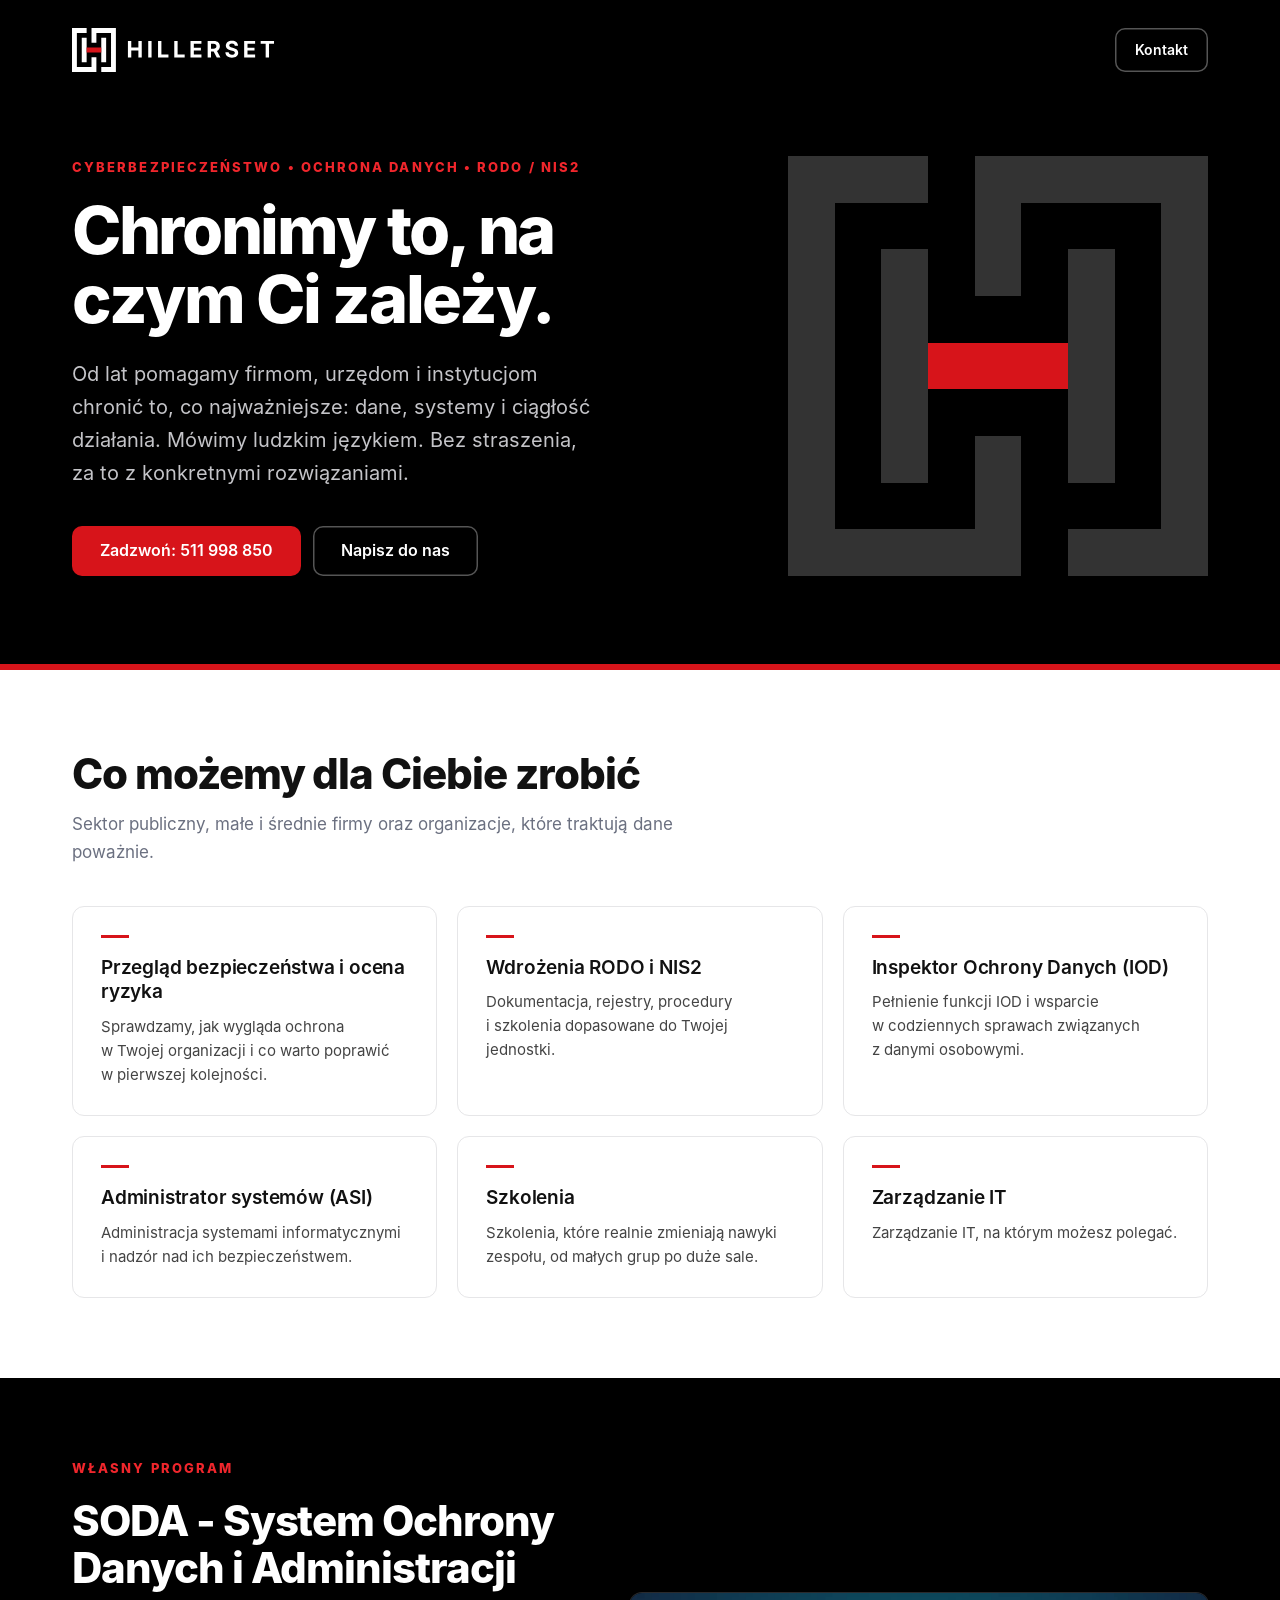
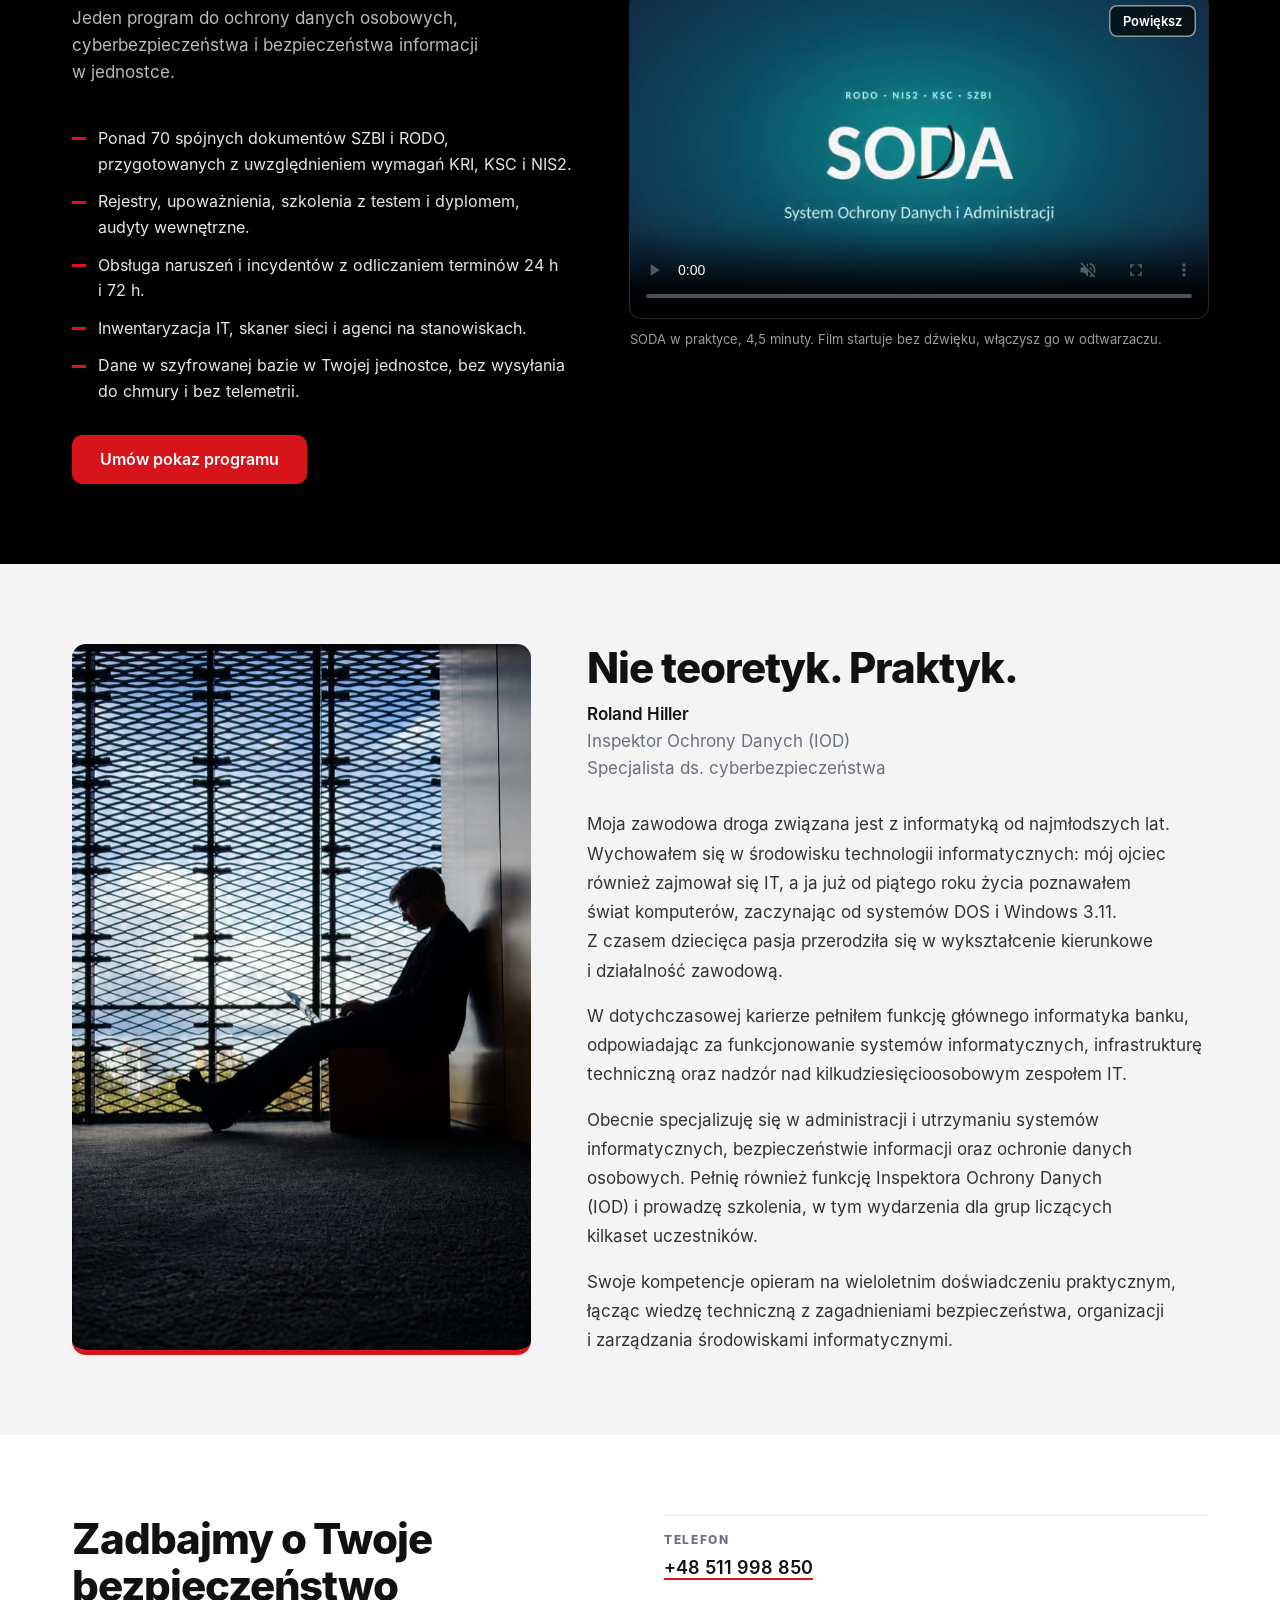
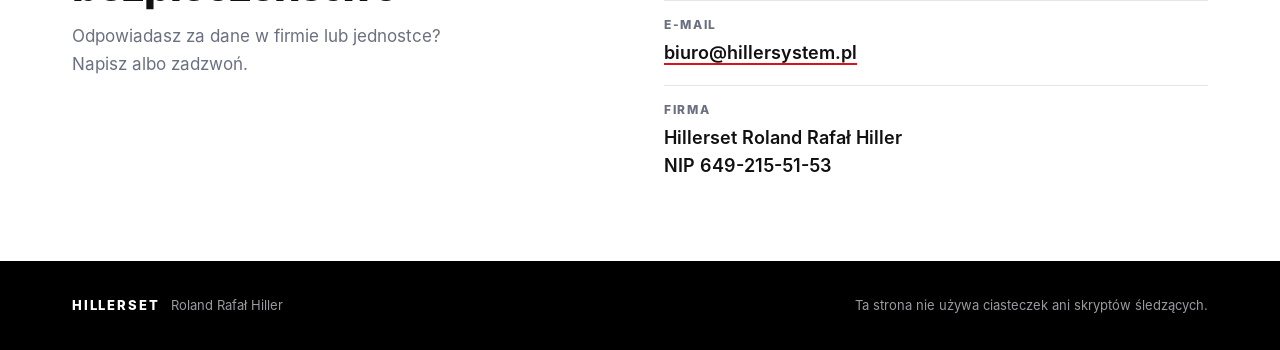
<file: index.html>
<!DOCTYPE html>
<html lang="pl">
<head>
<meta charset="utf-8">
<meta http-equiv="Content-Security-Policy" content="default-src 'none'; style-src 'self'; img-src 'self'; font-src 'self'; media-src 'self'; script-src 'self'; base-uri 'none'; form-action 'none'">
<meta name="referrer" content="no-referrer">
<meta name="viewport" content="width=device-width, initial-scale=1">
<title>Hillerset - cyberbezpieczeństwo, ochrona danych, RODO i NIS2</title>
<meta name="description" content="Hillerset Roland Hiller: audyty bezpieczeństwa, wdrożenia RODO i NIS2, Inspektor Ochrony Danych, administracja systemami IT i szkolenia. Program SODA dla jednostek publicznych.">
<meta name="theme-color" content="#000000">
<meta property="og:title" content="Hillerset - cyberbezpieczeństwo i ochrona danych">
<meta property="og:description" content="Chronimy to, na czym Ci zależy. RODO, NIS2, IOD, administracja IT, szkolenia.">
<meta property="og:type" content="website">
<meta property="og:url" content="https://hillerset.github.io/">
<meta property="og:site_name" content="Hillerset">
<meta property="og:locale" content="pl_PL">
<meta property="og:image" content="https://hillerset.github.io/og-image.png">
<meta property="og:image:type" content="image/png">
<meta property="og:image:width" content="1200">
<meta property="og:image:height" content="630">
<meta property="og:image:alt" content="Hillerset. Chronimy to, na czym Ci zależy.">
<meta name="twitter:card" content="summary_large_image">
<meta name="twitter:title" content="Hillerset - cyberbezpieczeństwo i ochrona danych">
<meta name="twitter:description" content="Chronimy to, na czym Ci zależy. RODO, NIS2, IOD, administracja IT, szkolenia.">
<meta name="twitter:image" content="https://hillerset.github.io/og-image.png">
<link rel="canonical" href="https://hillerset.github.io/">
<link rel="icon" href="favicon.svg" type="image/svg+xml">
<link rel="stylesheet" href="style.css?v=10">
</head>
<body>
<header class="hero">
 <div class="wrap">
  <div class="nav"><img src="logo-bialy.svg" alt="HILLERSET"><a class="cta" href="#kontakt">Kontakt</a></div>
  <div class="hero-grid">
  <div>
   <p class="kicker">Cyberbezpieczeństwo • Ochrona danych • RODO / NIS2</p>
   <h1>Chronimy to, na czym Ci zależy.</h1>
   <p class="lead">Od lat pomagamy firmom, urzędom i&nbsp;instytucjom <br class="d">chronić to, co najważniejsze: dane, systemy i&nbsp;ciągłość <br class="d">działania. Mówimy ludzkim językiem. Bez straszenia,<br>za to z&nbsp;konkretnymi rozwiązaniami.</p>
   <div class="btns"><a class="btn red" href="tel:+48511998850">Zadzwoń: 511 998 850</a><a class="btn line" href="mailto:biuro@hillersystem.pl">Napisz do nas</a></div>
  </div>
  <img class="mark" src="hero-znak.svg?v=3" alt="" width="420" height="420">
  </div>
 </div>
</header>
<main>
<section id="oferta">
 <div class="wrap">
  <h2>Co możemy dla Ciebie zrobić</h2>
  <p class="sub">Sektor publiczny, małe i&nbsp;średnie firmy oraz organizacje, które traktują dane poważnie.</p>
  <div class="grid">
   <div class="card"><h3>Przegląd bezpieczeństwa i&nbsp;ocena ryzyka</h3><p>Sprawdzamy, jak wygląda ochrona w&nbsp;Twojej organizacji i&nbsp;co warto poprawić w&nbsp;pierwszej kolejności.</p></div>
   <div class="card"><h3>Wdrożenia RODO i&nbsp;NIS2</h3><p>Dokumentacja, rejestry, procedury i&nbsp;szkolenia dopasowane do Twojej jednostki.</p></div>
   <div class="card"><h3>Inspektor Ochrony Danych (IOD)</h3><p>Pełnienie funkcji IOD i&nbsp;wsparcie w&nbsp;codziennych sprawach związanych z&nbsp;danymi osobowymi.</p></div>
   <div class="card"><h3>Administrator systemów (ASI)</h3><p>Administracja systemami informatycznymi i&nbsp;nadzór nad ich bezpieczeństwem.</p></div>
   <div class="card"><h3>Szkolenia</h3><p>Szkolenia, które realnie zmieniają nawyki zespołu, od małych grup po duże sale.</p></div>
   <div class="card"><h3>Zarządzanie IT</h3><p>Zarządzanie IT, na którym możesz polegać.</p></div>
  </div>
 </div>
</section>
<section class="soda" id="soda">
 <div class="wrap soda-grid">
  <div>
  <p class="kicker">Własny program</p>
  <h2>SODA - System Ochrony Danych i&nbsp;Administracji</h2>
  <p class="sub">Jeden program do ochrony danych osobowych, cyberbezpieczeństwa i&nbsp;bezpieczeństwa informacji w&nbsp;jednostce.</p>
  <ul>
   <li>Ponad 70 spójnych dokumentów SZBI i&nbsp;RODO, przygotowanych z&nbsp;uwzględnieniem wymagań KRI, KSC i&nbsp;NIS2.</li>
   <li>Rejestry, upoważnienia, szkolenia z&nbsp;testem i&nbsp;dyplomem, audyty wewnętrzne.</li>
   <li>Obsługa naruszeń i&nbsp;incydentów z&nbsp;odliczaniem terminów 24 h i&nbsp;72 h.</li>
   <li>Inwentaryzacja IT, skaner sieci i&nbsp;agenci na stanowiskach.</li>
   <li>Dane w&nbsp;szyfrowanej bazie w&nbsp;Twojej jednostce, bez wysyłania do chmury i&nbsp;bez telemetrii.</li>
  </ul>
  <a class="btn red" href="mailto:biuro@hillersystem.pl?subject=SODA%20-%20pokaz%20programu">Umów pokaz programu</a>
  </div>
  <figure class="film" id="filmbox">
   <video id="film" controls muted preload="metadata" playsinline poster="soda-film-poster.jpg" aria-label="Film o programie SODA">
    <source src="soda-film_web.mp4" type="video/mp4">
    Twoja przeglądarka nie odtwarza filmu. <a href="soda-film_web.mp4">Pobierz film (MP4)</a>.
   </video>
   <button type="button" class="zoom" id="zoom" aria-label="Powiększ film">Powiększ</button>
   <figcaption>SODA w&nbsp;praktyce, 4,5 minuty. Film startuje bez dźwięku, włączysz go w&nbsp;odtwarzaczu.</figcaption>
  </figure>
 </div>
</section>
<section class="soft about" id="o-nas">
 <div class="wrap about-grid">
  <div class="about-photo"><img class="photo" src="o-mnie.jpg" alt="Sylwetka specjalisty pracującego na laptopie przy kracie" width="884" height="1138" loading="lazy"></div>
  <h2>Nie teoretyk. Praktyk.</h2>
  <p class="sub role" style="margin-bottom:0"><strong>Roland Hiller</strong><span>Inspektor Ochrony Danych (IOD)</span><span>Specjalista ds. cyberbezpieczeństwa</span></p>
  <div class="about-text">
<p>Moja zawodowa droga związana jest z&nbsp;informatyką od najmłodszych lat. Wychowałem się w&nbsp;środowisku technologii informatycznych: mój ojciec również zajmował się IT, a&nbsp;ja już od piątego roku życia poznawałem świat komputerów, zaczynając od systemów DOS i&nbsp;Windows 3.11. Z&nbsp;czasem dziecięca pasja przerodziła się w&nbsp;wykształcenie kierunkowe i&nbsp;działalność zawodową.</p>
<p>W&nbsp;dotychczasowej karierze pełniłem funkcję głównego informatyka banku, odpowiadając za funkcjonowanie systemów informatycznych, infrastrukturę techniczną oraz nadzór nad kilkudziesięcioosobowym zespołem IT.</p>
<p>Obecnie specjalizuję się w&nbsp;administracji i&nbsp;utrzymaniu systemów informatycznych, bezpieczeństwie informacji oraz ochronie danych osobowych. Pełnię również funkcję Inspektora Ochrony Danych (IOD) i&nbsp;prowadzę szkolenia, w&nbsp;tym wydarzenia dla grup liczących kilkaset uczestników.</p>
<p>Swoje kompetencje opieram na wieloletnim doświadczeniu praktycznym, łącząc wiedzę techniczną z&nbsp;zagadnieniami bezpieczeństwa, organizacji i&nbsp;zarządzania środowiskami informatycznymi.</p>
  </div>
 </div>
</section>
<section id="kontakt">
 <div class="wrap two">
  <div>
   <h2>Zadbajmy o&nbsp;Twoje bezpieczeństwo</h2>
   <p class="sub">Odpowiadasz za dane w&nbsp;firmie lub jednostce?<br>Napisz albo zadzwoń.</p>
  </div>
  <dl class="dl">
   <div><dt>Telefon</dt><dd><a href="tel:+48511998850">+48 511 998 850</a></dd></div>
   <div><dt>E-mail</dt><dd><a href="mailto:biuro@hillersystem.pl">biuro@hillersystem.pl</a></dd></div>
   <div><dt>Firma</dt><dd>Hillerset Roland Rafał Hiller<br>NIP 649-215-51-53</dd></div>
  </dl>
 </div>
</section>
</main>
<footer><div class="wrap"><span><b>HILLERSET</b> &nbsp; Roland Rafał Hiller</span><span>Ta strona nie używa ciasteczek ani skryptów śledzących.</span></div></footer>
<script src="film.js?v=2"></script>
</body>
</html>
</file>
<file: style.css>
@font-face{font-family:Inter;font-weight:400;font-style:normal;font-display:swap;src:url(Inter-Regular.woff2) format("woff2")}
@font-face{font-family:Inter;font-weight:600;font-style:normal;font-display:swap;src:url(Inter-SemiBold.woff2) format("woff2")}
@font-face{font-family:Inter;font-weight:800;font-style:normal;font-display:swap;src:url(Inter-ExtraBold.woff2) format("woff2")}
:root{--ink:#0b0b0c;--red:#d7141a;--grey:#6b7080;--line:#e6e6e8;--bg:#fff;--soft:#f4f4f5}
*{box-sizing:border-box}
html{scroll-behavior:smooth}
body{margin:0;font-family:Inter,system-ui,-apple-system,"Segoe UI",Roboto,Arial,sans-serif;color:#111;background:var(--bg);line-height:1.6;text-rendering:optimizeLegibility}
a{color:inherit}
.wrap{max-width:1200px;margin:0 auto;padding:0 32px}
header.hero{background:#000;color:#fff;position:relative;overflow:hidden}
header.hero{border-bottom:6px solid var(--red)}
.nav{display:flex;justify-content:space-between;align-items:center;padding:28px 0}
.nav img{height:44px;width:auto;display:block}
.nav a.cta{font-size:14px;font-weight:600;text-decoration:none;box-shadow:inset 0 0 0 1.5px #555;padding:11px 20px;border-radius:10px;transition:box-shadow .15s}
.nav a.cta:hover{box-shadow:inset 0 0 0 1.5px #fff}
.hero-grid{display:grid;grid-template-columns:1.15fr .85fr;gap:48px;align-items:center;padding:56px 0 88px}
.mark{width:100%;max-width:420px;height:auto;justify-self:end;display:block}
.kicker{font-size:clamp(13px,.95vw,13.7px);letter-spacing:.16em;text-transform:uppercase;color:#f0262c;font-weight:800;margin:0 0 18px}
h1{font-size:clamp(38px,5.2vw,72px);line-height:1.04;margin:0 0 24px;letter-spacing:-.035em;font-weight:800;max-width:12ch}
.lead{font-size:clamp(17px,1.6vw,20px);line-height:1.65;color:#c4c4c8;max-width:50ch;margin:0 0 36px}
.btns{display:flex;gap:12px;flex-wrap:wrap}
.btn{display:inline-block;padding:15px 28px;border-radius:10px;font-weight:600;text-decoration:none;font-size:16px;line-height:1.2;transition:background .15s,box-shadow .15s}
.btn.red{background:var(--red);color:#fff}
.btn.red:hover{background:#b81015}
.btn.line{box-shadow:inset 0 0 0 1.5px #555;color:#fff}
.btn.line:hover{box-shadow:inset 0 0 0 1.5px #fff}
section{padding:80px 0}
section.soft{background:var(--soft)}
h2{font-size:clamp(28px,3.6vw,42px);line-height:1.12;margin:0 0 14px;letter-spacing:-.025em;font-weight:800}
h2+p.sub{color:var(--grey);margin:0 0 40px;max-width:60ch;font-size:17px}
.grid{display:grid;grid-template-columns:repeat(3,1fr);gap:20px}
@media(max-width:900px){.grid{grid-template-columns:repeat(2,1fr)}.hero-grid{grid-template-columns:1fr}.mark{display:none}}
@media(max-width:600px){.grid{grid-template-columns:1fr}.wrap{padding:0 20px}}
.card{background:#fff;border:1px solid var(--line);border-radius:12px;padding:28px}
.soft .card{border-color:transparent}
.card h3{margin:0 0 10px;font-size:19px;line-height:1.3;letter-spacing:-.01em;font-weight:600}
.card p{margin:0;color:#444;font-size:15px}
.card:before{content:"";display:block;width:28px;height:3px;background:var(--red);margin-bottom:18px}
.soda{background:#000;color:#fff}
.soda .sub{color:#b9b9bd!important}
.soda ul{margin:0 0 30px;padding:0;list-style:none;display:grid;gap:12px;max-width:640px}
.soda li{padding-left:26px;position:relative;color:#e6e6e8}
.soda li:before{content:"";position:absolute;left:0;top:.7em;width:14px;height:3px;background:var(--red)}
.soda-grid{display:grid;grid-template-columns:1fr 1.15fr;gap:56px;align-items:center}
.film{margin:0}
.film video{display:block;width:100%;aspect-ratio:16/9;background:#000;border-radius:12px;box-shadow:0 0 0 1px #2a2a2c,0 20px 50px rgba(0,0,0,.5)}
.film figcaption{margin-top:12px;font-size:13px;line-height:1.5;color:#9a9aa0}
.film a{color:#fff}
.two{display:grid;grid-template-columns:1fr 1fr;gap:48px;align-items:start}
@media(max-width:900px){.soda-grid{grid-template-columns:1fr;gap:36px}}
@media(max-width:760px){.two{grid-template-columns:1fr;gap:28px}section{padding:56px 0}}
.about p{color:#333;font-size:17px;margin:0 0 16px}
.dl{margin:0;display:grid;gap:18px}
.dl div{border-top:1px solid var(--line);padding-top:14px}
.dl dt{font-size:12px;letter-spacing:.14em;text-transform:uppercase;color:var(--grey);font-weight:700;margin-bottom:4px}
.dl dd{margin:0;font-size:18px;font-weight:600}
.dl a{text-decoration:none;border-bottom:2px solid var(--red)}
footer{background:#000;color:#9a9aa0;padding:34px 0;font-size:13px}
footer .wrap{display:flex;justify-content:space-between;gap:16px;flex-wrap:wrap}
footer b{color:#fff;letter-spacing:.14em}

.film{position:relative}
.zoom{position:absolute;top:12px;right:12px;font:600 13px Inter,Arial,sans-serif;color:#fff;background:rgba(0,0,0,.65);border:0;box-shadow:inset 0 0 0 1.5px rgba(255,255,255,.55);border-radius:8px;padding:8px 14px;cursor:pointer}
.zoom:hover{background:#d7141a;box-shadow:none}
.film.big{position:fixed;inset:0;z-index:50;display:flex;flex-direction:column;align-items:center;justify-content:center;background:rgba(0,0,0,.92);padding:24px}
.film.big video{width:min(92vw,calc((100vh - 120px) * 16 / 9),1500px);height:auto;border-radius:10px}
.film.big .zoom{top:20px;right:24px}
.film.big figcaption{color:#c4c4c8}
body.noscroll{overflow:hidden}

.role{text-wrap:balance}
.role strong{color:#111;font-weight:600}

.about-grid{display:grid;grid-template-columns:.85fr 1.15fr;grid-template-rows:auto auto 1fr;column-gap:56px;align-items:start}
.about-grid h2{grid-column:2;grid-row:1;margin:0 0 10px}
.about-grid .role{grid-column:2;grid-row:2;margin:0 0 28px!important}
.about-grid .about-text{grid-column:2;grid-row:3}
.about-photo{grid-column:1;grid-row:1/4;position:relative;align-self:stretch;min-height:420px}
.about .photo{position:absolute;inset:0;width:100%;height:100%;object-fit:cover;object-position:62% 55%;border-radius:14px;border-bottom:5px solid var(--red)}
.about-text p{font-size:17px;line-height:1.72}
.about-text p:last-child{margin-bottom:0}
.role span{display:block;white-space:nowrap}
@media(max-width:1100px) and (min-width:761px){.about-grid{grid-template-columns:.9fr 1.1fr;column-gap:40px}}
@media(max-width:760px){.about-grid{grid-template-columns:1fr;grid-template-rows:none}.about-grid h2,.about-grid .role,.about-grid .about-text,.about-photo{grid-column:1;grid-row:auto}.about-photo{order:3;min-height:0;aspect-ratio:4/5;margin:28px 0}.about-grid h2{order:1}.about-grid .role{order:2;margin:0!important}.about-grid .about-text{order:4}.about-text p{font-size:17px;line-height:1.7}}
@media(max-width:360px){.role span{font-size:15px}}

.about-text p{text-wrap:pretty}

@media(max-width:1100px){.lead br.d{display:none}}
</file>
